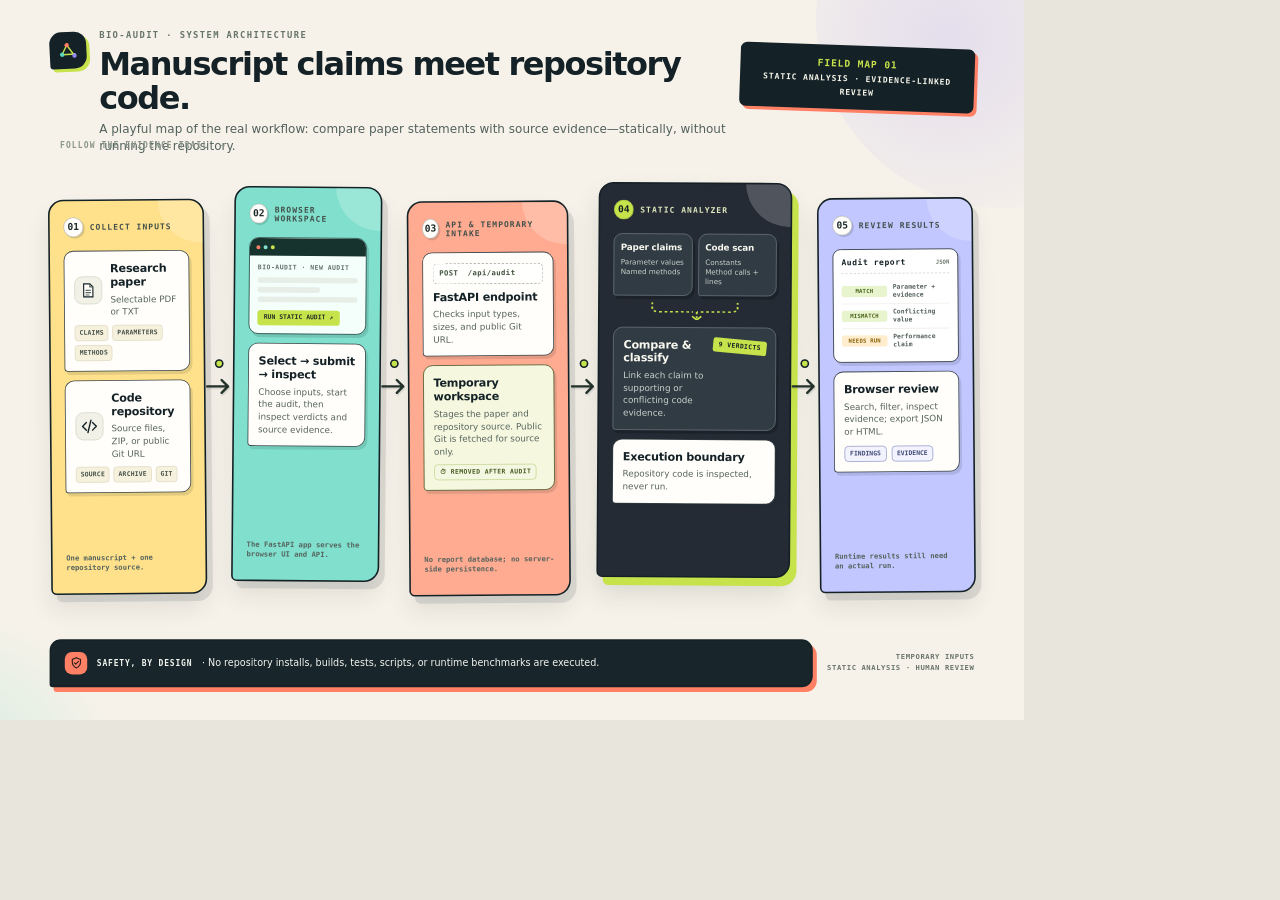
<file: presentation/architecture/bioaudit-system-architecture.html>
<!doctype html>
<html lang="en">
<head>
<meta charset="utf-8">
<meta name="viewport" content="width=device-width, initial-scale=1">
<title>Bio-Audit — System Architecture</title>
<style>
:root{--ink:#142126;--muted:#53615d;--lime:#c7e34b;--mint:#59d7be;--coral:#ff8065;--violet:#9787ff;--blue:#6e8cff;--paper:#f6f2e9;--white:#fffefa}
*{box-sizing:border-box}
html,body{margin:0;width:100%;height:100%;font-family:Inter,ui-sans-serif,system-ui,-apple-system,"Segoe UI",Arial,sans-serif;background:#e8e5dc;color:var(--ink)}
body{display:flex;align-items:center;justify-content:center}
.canvas{width:1600px;height:900px;padding:48px 62px 36px;position:relative;overflow:hidden;background-color:var(--paper);background-image:radial-gradient(#d6d2c6 0.75px,transparent 0.75px);background-size:20px 20px}
.canvas:before{content:"";position:absolute;width:470px;height:470px;border-radius:50%;right:-210px;top:-210px;background:radial-gradient(circle at 35% 55%,rgba(151,135,255,.19),rgba(151,135,255,0) 68%);pointer-events:none}
.canvas:after{content:"";position:absolute;width:400px;height:400px;border-radius:50%;left:-250px;bottom:-260px;background:radial-gradient(circle,rgba(89,215,190,.2),rgba(89,215,190,0) 70%);pointer-events:none}
header{height:135px;display:flex;justify-content:space-between;align-items:center;position:relative;z-index:1}
.brandline{display:flex;gap:16px;align-items:flex-start}
.brandmark{width:46px;height:46px;background:var(--ink);border-radius:15px 15px 15px 4px;display:grid;place-items:center;transform:rotate(-3deg);box-shadow:4px 4px 0 var(--lime);flex:none;margin-top:3px}
.brandmark svg{width:29px;height:29px}
.kicker{font:800 11px/1.2 ui-monospace,SFMono-Regular,Menlo,monospace;letter-spacing:.16em;color:#66736a;text-transform:uppercase;margin-bottom:9px}
h1{font-size:40px;line-height:1.05;letter-spacing:-.045em;margin:0;font-weight:750;color:var(--ink)}
.subtitle{font-size:15px;line-height:1.42;color:#53615d;margin-top:8px;max-width:880px}
.header-stamp{align-self:flex-start;margin-top:9px;background:var(--ink);color:#f5f4e9;border-radius:8px;padding:13px 16px;transform:rotate(2deg);box-shadow:4px 4px 0 var(--coral);font:700 10px/1.7 ui-monospace,SFMono-Regular,Menlo,monospace;letter-spacing:.11em;text-transform:uppercase;text-align:center}
.header-stamp b{color:var(--lime);font-size:12px}
.route-caption{position:absolute;left:75px;top:177px;z-index:2;font:800 10px/1 ui-monospace,SFMono-Regular,Menlo,monospace;letter-spacing:.14em;color:#8b9589;text-transform:uppercase}
.flow{height:600px;position:relative;display:grid;grid-template-columns:1.03fr 34px .98fr 34px 1.07fr 34px 1.28fr 34px 1.03fr;align-items:center;z-index:1}
.lane{height:494px;position:relative;min-width:0;border-radius:19px 19px 19px 7px;padding:20px 17px 17px;display:flex;flex-direction:column;box-shadow:7px 9px 0 rgba(20,33,38,.11),0 18px 30px rgba(26,37,32,.09);border:2px solid var(--ink);overflow:hidden}
.lane:before{content:"";position:absolute;width:110px;height:110px;border-radius:50%;right:-54px;top:-57px;background:rgba(255,255,255,.2)}
.lane.inputs{background:#ffe18b;transform:translateY(13px) rotate(-.5deg)}
.lane.browser{background:#80e0cd;transform:translateY(-3px) rotate(.5deg)}
.lane.api{background:#ffab91;transform:translateY(15px) rotate(-.4deg)}
.lane.engine{background:#242b35;color:#f8f8ef;border-color:#152026;transform:translateY(-8px) rotate(.35deg);box-shadow:8px 10px 0 var(--lime),0 20px 33px rgba(26,37,32,.13)}
.lane.results{background:#c2c7ff;transform:translateY(11px) rotate(-.45deg)}
.lane-label{display:flex;align-items:center;gap:8px;font:800 10px/1.1 ui-monospace,SFMono-Regular,Menlo,monospace;letter-spacing:.13em;text-transform:uppercase;color:#44504b;margin:0 0 17px;position:relative;z-index:1}
.engine .lane-label{color:#dce7bd}
.number{font-size:12px;color:#1b2928;background:var(--white);border:1px solid rgba(20,33,38,.25);width:25px;height:25px;border-radius:50%;display:grid;place-items:center;letter-spacing:0;box-shadow:2px 2px 0 rgba(20,33,38,.15)}
.engine .number{background:var(--lime);color:var(--ink)}
.stack{display:flex;flex-direction:column;gap:11px;flex:1;position:relative;z-index:1}
.node{background:var(--white);border:1.5px solid rgba(20,33,38,.82);border-radius:12px 12px 12px 4px;padding:13px 12px 12px;position:relative;box-shadow:3px 4px 0 rgba(20,33,38,.12);min-width:0}
.node h2{font-size:14px;line-height:1.2;margin:0 0 6px;font-weight:800;letter-spacing:-.02em;color:var(--ink)}
.node p{font-size:11px;line-height:1.42;margin:0;color:#57645e}
.node.dark{background:#303b43;border-color:#69727a;box-shadow:3px 4px 0 rgba(0,0,0,.22)}
.node.dark h2{color:#f8f8ef}.node.dark p{color:#c9d1cc}
.node.accent{background:#f5f8df;border-color:#465625}
.node.small{padding:11px 10px}
.node.small h2{font-size:12px}
.node.small p{font-size:10px;line-height:1.35}
.icon-row{display:flex;align-items:center;gap:10px}
.icon{width:35px;height:35px;flex:none;border-radius:10px;background:#f1f1e7;display:grid;place-items:center;border:1px solid #d7d8ca}
.icon svg{width:23px;height:23px}
.filechips{display:flex;gap:5px;flex-wrap:wrap;margin-top:8px}
.filechips span{font:800 8px/1.25 ui-monospace,SFMono-Regular,Menlo,monospace;letter-spacing:.03em;background:#f6f1dc;color:#45514a;border:1px solid #e1dbc6;padding:4px 5px;border-radius:4px}
.server-route{font:800 9px/1.3 ui-monospace,SFMono-Regular,Menlo,monospace;letter-spacing:.06em;color:#3f513b;background:rgba(255,255,255,.65);padding:6px 7px;border:1px dashed rgba(20,33,38,.38);border-radius:6px;margin-bottom:8px}
.temp-tag{display:inline-flex;align-items:center;gap:5px;margin-top:8px;background:#f4f8e2;border:1px solid #c8d895;border-radius:5px;padding:4px 6px;font:800 8px/1.25 ui-monospace,SFMono-Regular,Menlo,monospace;letter-spacing:.06em;color:#465a1f;text-transform:uppercase}
.browser-window{background:#f4fffb;border:1.5px solid #1e403b;border-radius:12px;overflow:hidden;box-shadow:3px 4px 0 rgba(20,33,38,.14)}
.browserbar{height:22px;background:#16332e;display:flex;align-items:center;gap:4px;padding:0 8px}
.browserbar i{width:5px;height:5px;border-radius:50%;background:#80e0cd}.browserbar i:first-child{background:#ff8065}.browserbar i:last-child{background:#c7e34b}
.browser-body{padding:10px}
.browser-title{font:800 8px/1.3 ui-monospace,SFMono-Regular,Menlo,monospace;letter-spacing:.08em;color:#61706a;text-transform:uppercase;margin-bottom:7px}
.fake-row{height:7px;background:#e7eee8;border-radius:3px;margin:5px 0}.fake-row.short{width:62%}.fake-cta{display:inline-block;background:var(--lime);border-radius:4px;padding:5px 8px;margin-top:5px;font:800 8px/1.1 ui-monospace,SFMono-Regular,Menlo,monospace;color:#253125}
.branch{display:grid;grid-template-columns:1fr 1fr;gap:7px}
.branch .node{padding:10px 8px;border-radius:11px 11px 11px 3px}
.branch .node h2{font-size:11px}.branch .node p{font-size:9px;line-height:1.35}
.branch-visual{height:22px;display:flex;justify-content:center;align-items:center;margin:-3px 0 -2px;color:var(--lime)}
.branch-visual svg{height:22px;width:100%}
.verdict-stamp{position:absolute;right:11px;top:14px;background:var(--lime);color:var(--ink);padding:5px 7px;border-radius:3px;transform:rotate(5deg);font:900 8px/1 ui-monospace,SFMono-Regular,Menlo,monospace;letter-spacing:.06em}
.compare{padding-right:58px!important}
.mini-report{background:#fff;border:1.5px solid #252e35;border-radius:10px;padding:11px 10px;box-shadow:3px 4px 0 rgba(20,33,38,.12)}
.mini-report-top{display:flex;align-items:center;justify-content:space-between;border-bottom:1px dashed #d3d9d3;padding-bottom:8px;margin-bottom:7px}
.mini-report-top strong{font:800 10px/1 ui-monospace,SFMono-Regular,Menlo,monospace;letter-spacing:.07em}
.mini-report-top span{font:700 7px/1 ui-monospace,SFMono-Regular,Menlo,monospace;color:#69766c}
.finding{display:grid;grid-template-columns:57px 1fr;gap:7px;align-items:center;padding:5px 0;border-bottom:1px solid #eff0e9;font:700 8px/1.25 ui-monospace,SFMono-Regular,Menlo,monospace;color:#546159}
.finding:last-child{border:0}.badge{font-size:7px;text-align:center;padding:3px 4px;border-radius:3px;background:#e7f4ce;color:#486219;letter-spacing:.04em}.badge.pending{background:#ffedcd;color:#876009}
.toolchips{display:flex;gap:6px;margin-top:9px}.toolchips span{border:1px solid #9aa0ce;border-radius:5px;padding:5px 6px;font:800 8px/1.1 ui-monospace,SFMono-Regular,Menlo,monospace;color:#414a76;background:#f3f3ff}
.card-note{font:700 9px/1.35 ui-monospace,SFMono-Regular,Menlo,monospace;color:#56645e;margin-top:auto;padding-top:6px;position:relative;z-index:1}
.engine .card-note{color:#c0cbc4}
.arrow{height:54px;display:flex;align-items:center;justify-content:center;position:relative;z-index:3}
.arrow svg{width:36px;height:34px;overflow:visible;filter:drop-shadow(1px 2px 0 rgba(20,33,38,.12))}
.arrow path{fill:none;stroke:#23312b;stroke-width:3;stroke-linecap:round;stroke-linejoin:round}
.route-dot{position:absolute;width:11px;height:11px;border-radius:50%;background:var(--lime);border:2px solid var(--ink);left:50%;top:calc(50% - 34px);transform:translateX(-50%)}
footer{height:91px;display:grid;grid-template-columns:1fr auto;gap:18px;align-items:center;position:relative;z-index:2}
.safety{position:relative;background:#18252b;color:#f3f5ef;border:2px solid var(--ink);border-radius:14px 14px 14px 4px;padding:14px 17px;display:flex;align-items:center;gap:12px;box-shadow:5px 6px 0 var(--coral);font-size:12px;line-height:1.35}
.safety-mark{width:28px;height:28px;border-radius:9px;background:var(--coral);color:#341f1b;display:grid;place-items:center;flex:none}
.safety strong{font:900 10px/1.2 ui-monospace,SFMono-Regular,Menlo,monospace;letter-spacing:.1em;color:#f3f5ef;text-transform:uppercase;white-space:nowrap}
.footer-note{font:800 9px/1.5 ui-monospace,SFMono-Regular,Menlo,monospace;letter-spacing:.08em;color:#69756c;text-align:right;text-transform:uppercase}
@media(max-width:1600px){.canvas{transform:scale(.8);transform-origin:top left}}
</style>
</head>
<body>
<main class="canvas">
<header>
  <div class="brandline">
    <div class="brandmark" aria-hidden="true"><svg viewBox="0 0 32 32" fill="none"><path d="M7 21 14 8l10 15M8 21h17" stroke="#c7e34b" stroke-width="2" stroke-linecap="round"/><circle cx="7" cy="21" r="3" fill="#59d7be"/><circle cx="14" cy="8" r="3" fill="#ff8065"/><circle cx="24" cy="23" r="3" fill="#9787ff"/></svg></div>
    <div>
      <div class="kicker">Bio-Audit · System architecture</div>
      <h1>Manuscript claims meet repository code.</h1>
      <div class="subtitle">A playful map of the real workflow: compare paper statements with source evidence—statically, without running the repository.</div>
    </div>
  </div>
  <div class="header-stamp"><b>FIELD MAP 01</b><br>Static analysis · evidence-linked review</div>
</header>
<div class="route-caption">Follow the evidence trail&nbsp; →</div>
<section class="flow" aria-label="Bio-Audit architecture from input through analysis to results">
  <article class="lane inputs">
    <div class="lane-label"><span class="number">01</span> Collect inputs</div>
    <div class="stack">
      <div class="node">
        <div class="icon-row"><span class="icon"><svg viewBox="0 0 24 24" fill="none"><path d="M6 3.5h8l4 4v13H6z" fill="#fffefa" stroke="#142126" stroke-width="1.5"/><path d="M14 3.5v4h4M9 12h6M9 15h6M9 18h4" stroke="#53615d" stroke-width="1.4" stroke-linecap="round"/></svg></span><div><h2>Research paper</h2><p>Selectable PDF or TXT</p></div></div>
        <div class="filechips"><span>CLAIMS</span><span>PARAMETERS</span><span>METHODS</span></div>
      </div>
      <div class="node">
        <div class="icon-row"><span class="icon"><svg viewBox="0 0 24 24" fill="none"><path d="m8 7-5 5 5 5M16 7l5 5-5 5M14 4l-4 16" stroke="#142126" stroke-width="1.8" stroke-linecap="round" stroke-linejoin="round"/></svg></span><div><h2>Code repository</h2><p>Source files, ZIP, or public Git URL</p></div></div>
        <div class="filechips"><span>SOURCE</span><span>ARCHIVE</span><span>GIT</span></div>
      </div>
      <p class="card-note">One manuscript + one repository source.</p>
    </div>
  </article>

  <div class="arrow"><span class="route-dot"></span><svg viewBox="0 0 36 34" aria-hidden="true"><path d="M3 17h26m-8-8 8 8-8 8"/></svg></div>

  <article class="lane browser">
    <div class="lane-label"><span class="number">02</span> Browser workspace</div>
    <div class="stack">
      <div class="browser-window">
        <div class="browserbar"><i></i><i></i><i></i></div>
        <div class="browser-body">
          <div class="browser-title">Bio-Audit · New audit</div>
          <div class="fake-row"></div><div class="fake-row short"></div>
          <div class="fake-row"></div><div class="fake-cta">RUN STATIC AUDIT ↗</div>
        </div>
      </div>
      <div class="node">
        <h2>Select → submit → inspect</h2>
        <p>Choose inputs, start the audit, then inspect verdicts and source evidence.</p>
      </div>
      <p class="card-note">The FastAPI app serves the browser UI and API.</p>
    </div>
  </article>

  <div class="arrow"><span class="route-dot"></span><svg viewBox="0 0 36 34" aria-hidden="true"><path d="M3 17h26m-8-8 8 8-8 8"/></svg></div>

  <article class="lane api">
    <div class="lane-label"><span class="number">03</span> API &amp; temporary intake</div>
    <div class="stack">
      <div class="node">
        <div class="server-route">POST&nbsp; /api/audit</div>
        <h2>FastAPI endpoint</h2>
        <p>Checks input types, sizes, and public Git URL.</p>
      </div>
      <div class="node accent">
        <h2>Temporary workspace</h2>
        <p>Stages the paper and repository source. Public Git is fetched for source only.</p>
        <span class="temp-tag">⏱ removed after audit</span>
      </div>
      <p class="card-note">No report database; no server-side persistence.</p>
    </div>
  </article>

  <div class="arrow"><span class="route-dot"></span><svg viewBox="0 0 36 34" aria-hidden="true"><path d="M3 17h26m-8-8 8 8-8 8"/></svg></div>

  <article class="lane engine">
    <div class="lane-label"><span class="number">04</span> Static analyzer</div>
    <div class="stack">
      <div class="branch">
        <div class="node dark small"><h2>Paper claims</h2><p>Parameter values<br>Named methods</p></div>
        <div class="node dark small"><h2>Code scan</h2><p>Constants<br>Method calls + lines</p></div>
      </div>
      <div class="branch-visual" aria-hidden="true"><svg viewBox="0 0 180 24" preserveAspectRatio="none"><path d="M43 0v8q0 5 8 5h37M137 0v8q0 5-8 5H92m0 0v10" fill="none" stroke="#c7e34b" stroke-width="2" stroke-dasharray="3 3"/><path d="m87 19 5 5 5-5" fill="none" stroke="#c7e34b" stroke-width="2"/></svg></div>
      <div class="node dark compare"><span class="verdict-stamp">9 VERDICTS</span><h2>Compare &amp; classify</h2><p>Link each claim to supporting or conflicting code evidence.</p></div>
      <div class="node warning"><h2>Execution boundary</h2><p>Repository code is inspected, never run.</p></div>
    </div>
  </article>

  <div class="arrow"><span class="route-dot"></span><svg viewBox="0 0 36 34" aria-hidden="true"><path d="M3 17h26m-8-8 8 8-8 8"/></svg></div>

  <article class="lane results">
    <div class="lane-label"><span class="number">05</span> Review results</div>
    <div class="stack">
      <div class="mini-report">
        <div class="mini-report-top"><strong>Audit report</strong><span>JSON</span></div>
        <div class="finding"><span class="badge">MATCH</span><span>Parameter + evidence</span></div>
        <div class="finding"><span class="badge">MISMATCH</span><span>Conflicting value</span></div>
        <div class="finding"><span class="badge pending">NEEDS RUN</span><span>Performance claim</span></div>
      </div>
      <div class="node">
        <h2>Browser review</h2>
        <p>Search, filter, inspect evidence; export JSON or HTML.</p>
        <div class="toolchips"><span>FINDINGS</span><span>EVIDENCE</span></div>
      </div>
      <p class="card-note">Runtime results still need an actual run.</p>
    </div>
  </article>
</section>
<footer>
  <div class="safety"><span class="safety-mark"><svg viewBox="0 0 20 20" width="17" height="17" fill="none"><path d="M10 2.5 16 5v4.2c0 4-2.4 6.6-6 8.3-3.6-1.7-6-4.3-6-8.3V5z" stroke="#34211d" stroke-width="1.7"/><path d="m7 10 2 2 4-4" stroke="#34211d" stroke-width="1.7" stroke-linecap="round" stroke-linejoin="round"/></svg></span><strong>Safety, by design</strong><span>· No repository installs, builds, tests, scripts, or runtime benchmarks are executed.</span></div>
  <div class="footer-note">TEMPORARY INPUTS<br>STATIC ANALYSIS · HUMAN REVIEW</div>
</footer>
</main>
</body>
</html>
</file>
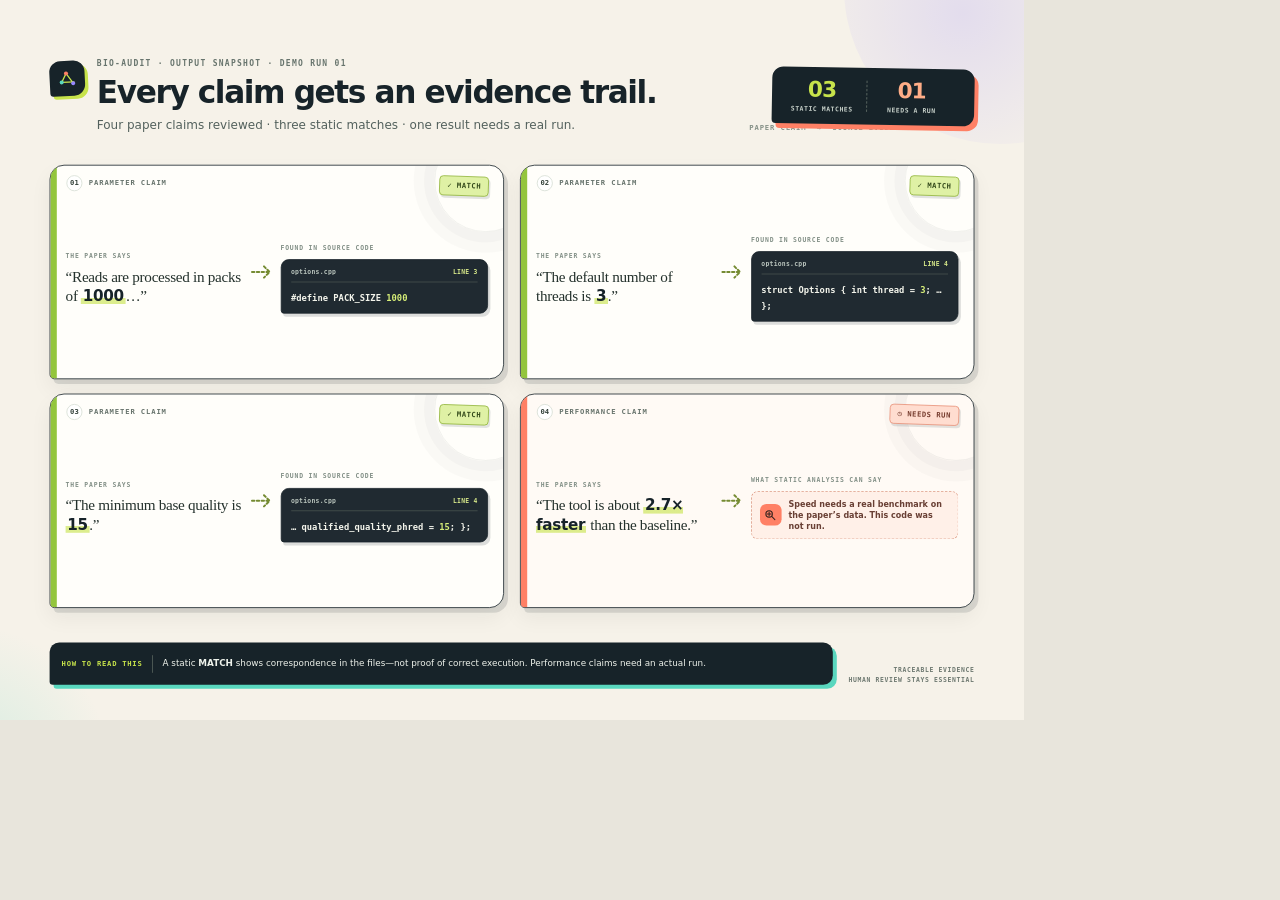
<file: presentation/slides/bioaudit-output-slide.html>
<!doctype html>
<html lang="en">
<head>
<meta charset="utf-8">
<meta name="viewport" content="width=device-width, initial-scale=1">
<title>Bio-Audit — Output</title>
<style>
:root{--ink:#172329;--paper:#f6f2e9;--muted:#5d6963;--lime:#c7e34b;--mint:#59d7be;--coral:#ff8065;--violet:#9787ff;--blue:#6e8cff;--line:#d9ded5;--white:#fffefa}
*{box-sizing:border-box}
html,body{margin:0;width:100%;height:100%;font-family:Inter,ui-sans-serif,system-ui,-apple-system,"Segoe UI",Arial,sans-serif;background:#e8e5dc;color:var(--ink)}
body{display:flex;align-items:center;justify-content:center}
.canvas{width:1600px;height:900px;padding:47px 62px 36px;position:relative;overflow:hidden;background-color:var(--paper);background-image:radial-gradient(#d6d2c6 .75px,transparent .75px);background-size:20px 20px}
.canvas:before{content:"";position:absolute;width:390px;height:390px;border-radius:50%;right:-165px;top:-210px;background:radial-gradient(circle at 38% 58%,rgba(151,135,255,.20),rgba(151,135,255,0) 69%);pointer-events:none}
.canvas:after{content:"";position:absolute;width:360px;height:360px;border-radius:50%;left:-220px;bottom:-240px;background:radial-gradient(circle,rgba(89,215,190,.20),rgba(89,215,190,0) 70%);pointer-events:none}
header{height:147px;display:flex;align-items:center;justify-content:space-between;gap:30px;position:relative;z-index:1}
.head-left{display:flex;align-items:flex-start;gap:15px}
.mark{width:44px;height:44px;flex:none;margin-top:2px;border-radius:14px 14px 14px 4px;background:var(--ink);display:grid;place-items:center;box-shadow:4px 4px 0 var(--lime);transform:rotate(-3deg)}
.mark svg{width:27px;height:27px}
.eyebrow{font:800 10px/1.2 ui-monospace,SFMono-Regular,Menlo,monospace;letter-spacing:.16em;color:#67746d;text-transform:uppercase;margin-bottom:9px}
h1{font-size:39px;line-height:1.06;letter-spacing:-.045em;margin:0;font-weight:780;color:var(--ink)}
.subtitle{font-size:15px;line-height:1.4;color:#53615d;margin-top:9px}
.scoreboard{display:flex;align-items:center;gap:0;background:var(--ink);color:#f7f7ee;border-radius:14px 14px 14px 5px;padding:14px 17px;transform:rotate(1deg);box-shadow:5px 6px 0 var(--coral);min-width:253px}
.score{min-width:91px;text-align:center}
.score b{display:block;font-size:27px;line-height:1;font-weight:850;letter-spacing:-.04em}
.score span{display:block;margin-top:7px;font:800 8px/1.15 ui-monospace,SFMono-Regular,Menlo,monospace;letter-spacing:.09em;text-transform:uppercase;color:#c9d2cb}
.score:first-child b{color:var(--lime)}.score:last-child b{color:#ffad87}
.score-divider{height:39px;border-left:1px dashed #67736c;margin:0 10px}
.legend{position:absolute;top:155px;right:64px;font:800 9px/1 ui-monospace,SFMono-Regular,Menlo,monospace;letter-spacing:.12em;text-transform:uppercase;color:#859087}
.cards{position:relative;z-index:1;height:566px;display:grid;grid-template-columns:1fr 1fr;grid-template-rows:1fr 1fr;gap:18px 20px;padding-top:12px}
.card{position:relative;display:grid;grid-template-columns:1.03fr 38px 1.2fr;align-items:center;gap:4px;padding:18px 19px 18px;background:var(--white);border:1.6px solid var(--ink);border-radius:18px 18px 18px 6px;box-shadow:5px 6px 0 rgba(23,35,41,.13),0 12px 26px rgba(23,35,41,.06);overflow:hidden}
.card:before{content:"";position:absolute;left:0;top:0;bottom:0;width:8px;background:var(--accent)}
.card:after{content:"";position:absolute;right:-42px;top:-45px;width:126px;height:126px;border:1px solid rgba(23,35,41,.07);border-radius:50%;box-shadow:0 0 0 13px rgba(23,35,41,.025),0 0 0 26px rgba(23,35,41,.018);pointer-events:none}
.card.match{--accent:#93c53d}.card.needs{--accent:var(--coral);background:#fffaf5}
.card-top{position:absolute;left:20px;top:12px;display:flex;align-items:center;gap:8px;font:800 9px/1.1 ui-monospace,SFMono-Regular,Menlo,monospace;letter-spacing:.12em;text-transform:uppercase;color:#68746d}
.card-top .idx{width:20px;height:20px;border:1px solid #d6ddd3;border-radius:50%;background:#fff;display:grid;place-items:center;color:#33413a;letter-spacing:0}
.verdict{position:absolute;right:18px;top:13px;z-index:2;padding:7px 9px;border-radius:5px;transform:rotate(2deg);font:900 9px/1 ui-monospace,SFMono-Regular,Menlo,monospace;letter-spacing:.07em;box-shadow:2px 3px 0 rgba(23,35,41,.12)}
.match .verdict{background:#dff1a5;color:#33491a;border:1px solid #90b439}.needs .verdict{background:#ffddd0;color:#763c2e;border:1px solid #e89178}
.panel{min-width:0;padding-top:17px}
.label{font:800 8px/1.2 ui-monospace,SFMono-Regular,Menlo,monospace;letter-spacing:.13em;text-transform:uppercase;color:#839087;margin-bottom:9px}
.claim{font-family:Georgia,"Times New Roman",serif;font-size:19px;line-height:1.24;letter-spacing:-.02em;color:#24312c}
.claim strong{font-family:Inter,ui-sans-serif,system-ui,sans-serif;font-weight:850;color:#172329;background:linear-gradient(transparent 64%,rgba(199,227,75,.62) 64%);padding:0 2px}
.connect{display:flex;align-items:center;justify-content:center;color:#758b32}
.connect svg{width:30px;height:28px;overflow:visible}
.connect path{fill:none;stroke:currentColor;stroke-width:2.5;stroke-linecap:round;stroke-linejoin:round;stroke-dasharray:3 3}
.evidence{background:#202a31;color:#f4f5ec;border-radius:10px 10px 10px 4px;padding:11px 12px 10px;box-shadow:3px 4px 0 rgba(23,35,41,.15);border:1px solid #182329;position:relative;z-index:1}
.fileline{display:flex;justify-content:space-between;gap:10px;align-items:center;font:700 8px/1.2 ui-monospace,SFMono-Regular,Menlo,monospace;color:#b8c3bc;border-bottom:1px solid #47524f;padding-bottom:7px;margin-bottom:8px;letter-spacing:.04em}
.fileline span:last-child{color:#d5e789}
code{font:600 11px/1.45 ui-monospace,SFMono-Regular,Menlo,monospace;white-space:normal;word-break:break-word;color:#f4f5ec}
.hl{color:#d8f078;font-weight:900}
.evidence-note{font:600 8px/1.35 ui-monospace,SFMono-Regular,Menlo,monospace;color:#abb6af;margin-top:7px}
.measure-box{display:flex;align-items:center;gap:9px;background:#fff0e8;color:#693f34;padding:9px 10px;border-radius:8px;border:1px dashed #dd9b85;font-size:10px;line-height:1.35;font-weight:650}
.measure-icon{width:27px;height:27px;display:grid;place-items:center;border-radius:8px;background:#ff8065;flex:none}
.measure-icon svg{width:16px;height:16px}
footer{height:96px;display:flex;align-items:flex-end;justify-content:space-between;gap:20px;position:relative;z-index:1}
.caveat{flex:1;display:flex;align-items:center;gap:12px;min-height:53px;padding:11px 15px;background:var(--ink);color:#eef2eb;border-radius:12px 12px 12px 4px;box-shadow:5px 5px 0 var(--mint);font-size:11px;line-height:1.4}
.caveat strong{font:900 9px/1.2 ui-monospace,SFMono-Regular,Menlo,monospace;letter-spacing:.1em;color:var(--lime);text-transform:uppercase;white-space:nowrap}
.caveat .sep{height:22px;border-left:1px solid #58635d}
.footer-tag{font:800 8px/1.5 ui-monospace,SFMono-Regular,Menlo,monospace;letter-spacing:.1em;color:#6e7971;text-align:right;text-transform:uppercase;white-space:nowrap}
@media(max-width:1600px){.canvas{transform:scale(.8);transform-origin:top left}}
</style>
</head>
<body>
<main class="canvas">
<header>
  <div class="head-left">
    <div class="mark" aria-hidden="true"><svg viewBox="0 0 32 32" fill="none"><path d="M7 21 14 8l10 15M8 21h17" stroke="#c7e34b" stroke-width="2" stroke-linecap="round"/><circle cx="7" cy="21" r="3" fill="#59d7be"/><circle cx="14" cy="8" r="3" fill="#ff8065"/><circle cx="24" cy="23" r="3" fill="#9787ff"/></svg></div>
    <div>
      <div class="eyebrow">Bio-Audit · Output snapshot · Demo run 01</div>
      <h1>Every claim gets an evidence trail.</h1>
      <div class="subtitle">Four paper claims reviewed · three static matches · one result needs a real run.</div>
    </div>
  </div>
  <div class="scoreboard" aria-label="3 matches, 1 result needs run">
    <div class="score"><b>03</b><span>Static matches</span></div><div class="score-divider"></div>
    <div class="score"><b>01</b><span>Needs a run</span></div>
  </div>
</header>
<div class="legend">Paper claim &nbsp;→&nbsp; source evidence &nbsp;→&nbsp; verdict</div>
<section class="cards" aria-label="Four paper claims and their audit results">
  <article class="card match">
    <div class="card-top"><span class="idx">01</span> Parameter claim</div><div class="verdict">✓ MATCH</div>
    <div class="panel"><div class="label">The paper says</div><div class="claim">“Reads are processed in packs of <strong>1000</strong>…”</div></div>
    <div class="connect" aria-hidden="true"><svg viewBox="0 0 30 28"><path d="M2 14h22m-7-7 7 7-7 7"/></svg></div>
    <div class="panel"><div class="label">Found in source code</div><div class="evidence"><div class="fileline"><span>options.cpp</span><span>LINE 3</span></div><code>#define PACK_SIZE <span class="hl">1000</span></code></div></div>
  </article>

  <article class="card match">
    <div class="card-top"><span class="idx">02</span> Parameter claim</div><div class="verdict">✓ MATCH</div>
    <div class="panel"><div class="label">The paper says</div><div class="claim">“The default number of threads is <strong>3</strong>.”</div></div>
    <div class="connect" aria-hidden="true"><svg viewBox="0 0 30 28"><path d="M2 14h22m-7-7 7 7-7 7"/></svg></div>
    <div class="panel"><div class="label">Found in source code</div><div class="evidence"><div class="fileline"><span>options.cpp</span><span>LINE 4</span></div><code>struct Options { int thread = <span class="hl">3</span>; … };</code></div></div>
  </article>

  <article class="card match">
    <div class="card-top"><span class="idx">03</span> Parameter claim</div><div class="verdict">✓ MATCH</div>
    <div class="panel"><div class="label">The paper says</div><div class="claim">“The minimum base quality is <strong>15</strong>.”</div></div>
    <div class="connect" aria-hidden="true"><svg viewBox="0 0 30 28"><path d="M2 14h22m-7-7 7 7-7 7"/></svg></div>
    <div class="panel"><div class="label">Found in source code</div><div class="evidence"><div class="fileline"><span>options.cpp</span><span>LINE 4</span></div><code>… qualified_quality_phred = <span class="hl">15</span>; };</code></div></div>
  </article>

  <article class="card needs">
    <div class="card-top"><span class="idx">04</span> Performance claim</div><div class="verdict">◷ NEEDS RUN</div>
    <div class="panel"><div class="label">The paper says</div><div class="claim">“The tool is about <strong>2.7× faster</strong> than the baseline.”</div></div>
    <div class="connect" aria-hidden="true"><svg viewBox="0 0 30 28"><path d="M2 14h22m-7-7 7 7-7 7"/></svg></div>
    <div class="panel"><div class="label">What static analysis can say</div><div class="measure-box"><span class="measure-icon"><svg viewBox="0 0 20 20" fill="none"><circle cx="8" cy="8" r="5" stroke="#34211d" stroke-width="1.8"/><path d="m12 12 5 5M8 5v6M5 8h6" stroke="#34211d" stroke-width="1.6" stroke-linecap="round"/></svg></span><span>Speed needs a real benchmark on the paper’s data. This code was not run.</span></div></div>
  </article>
</section>
<footer>
  <div class="caveat"><strong>How to read this</strong><span class="sep"></span><span>A static <b>MATCH</b> shows correspondence in the files—not proof of correct execution. Performance claims need an actual run.</span></div>
  <div class="footer-tag">Traceable evidence<br>Human review stays essential</div>
</footer>
</main>
</body>
</html>
</file>
